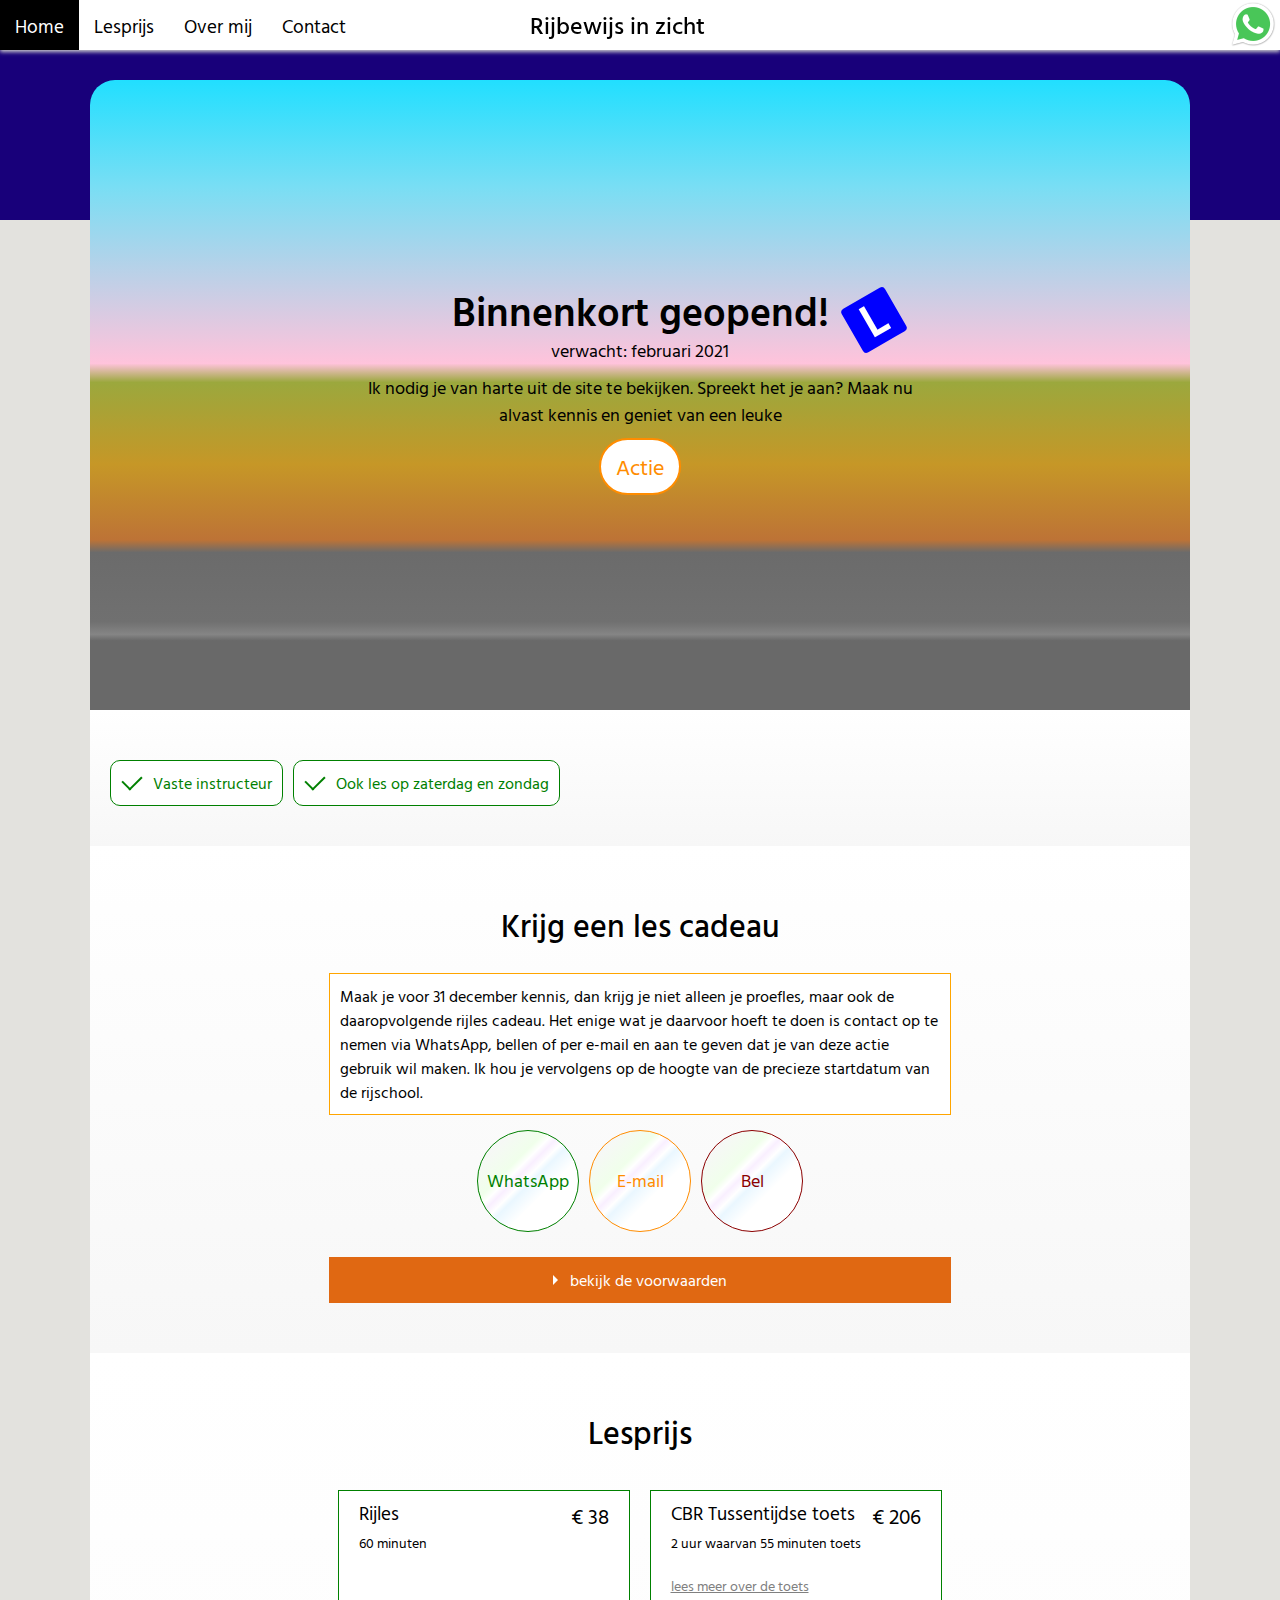
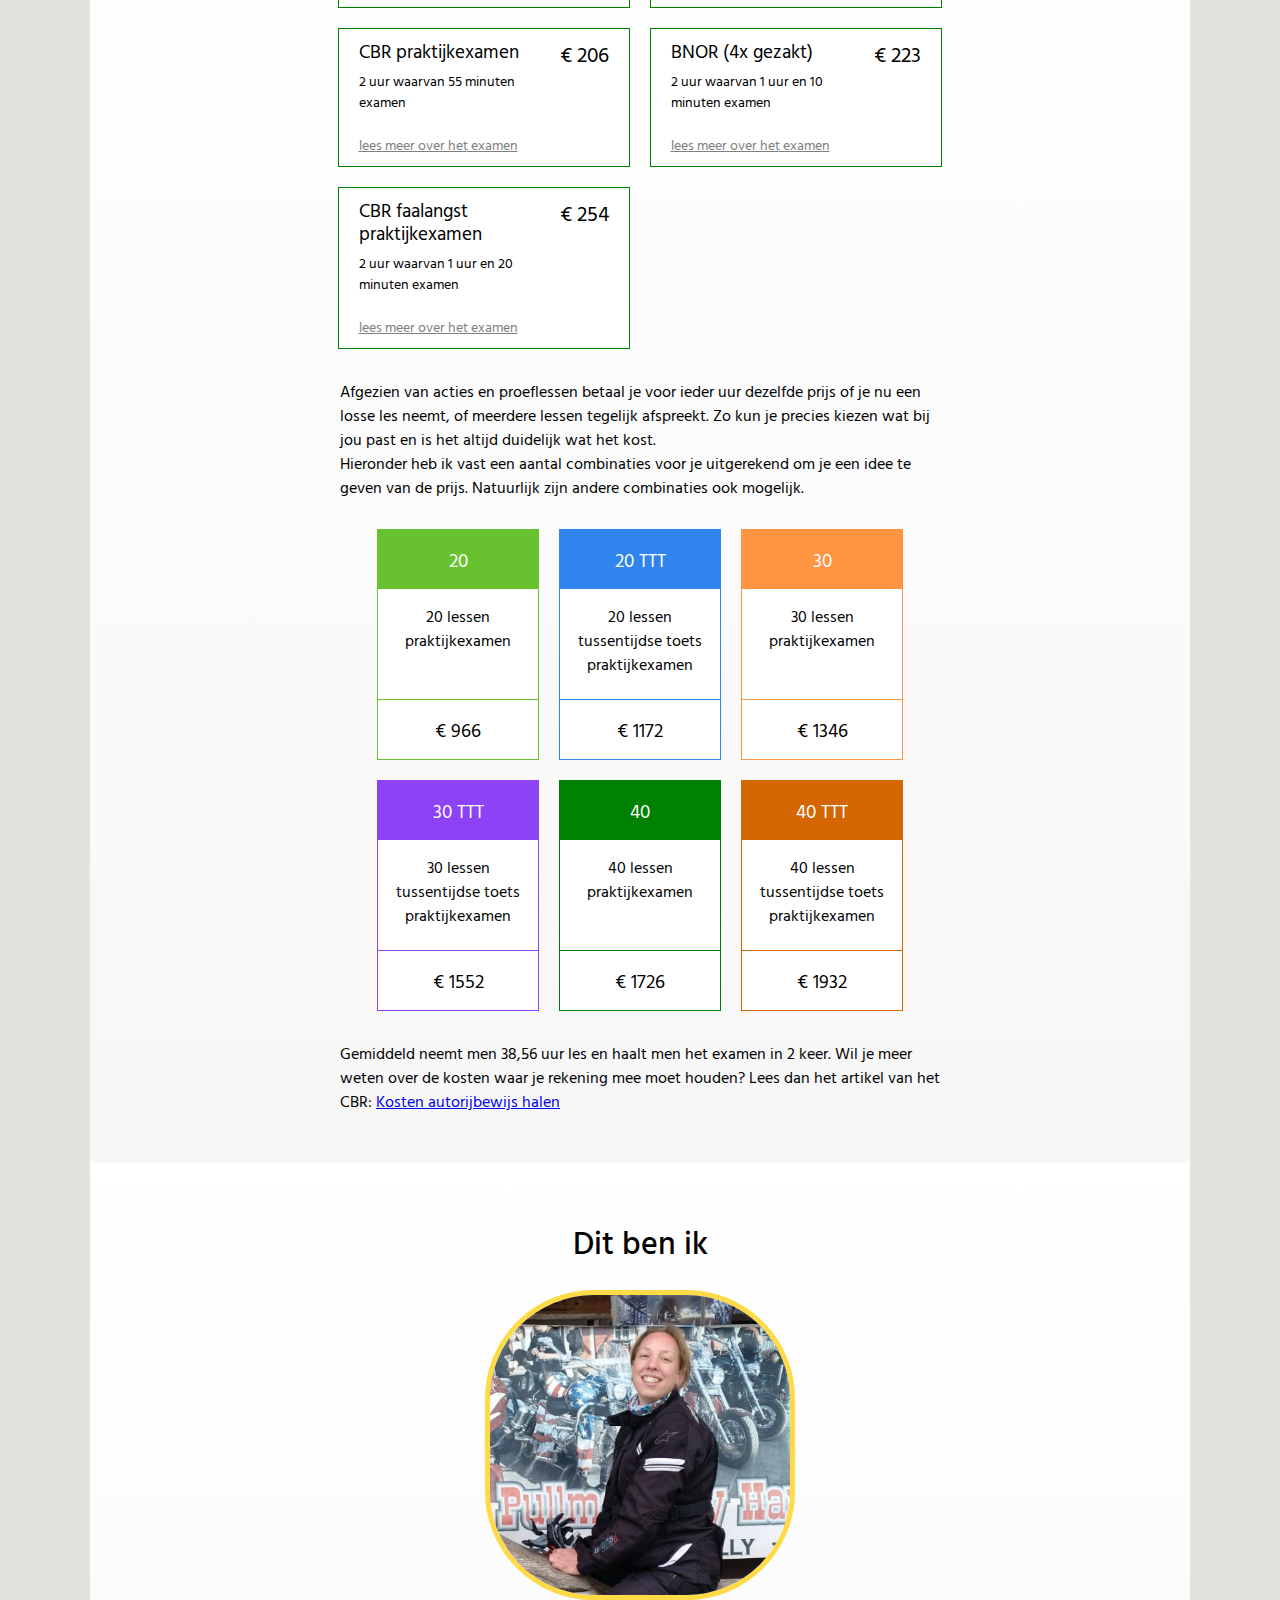
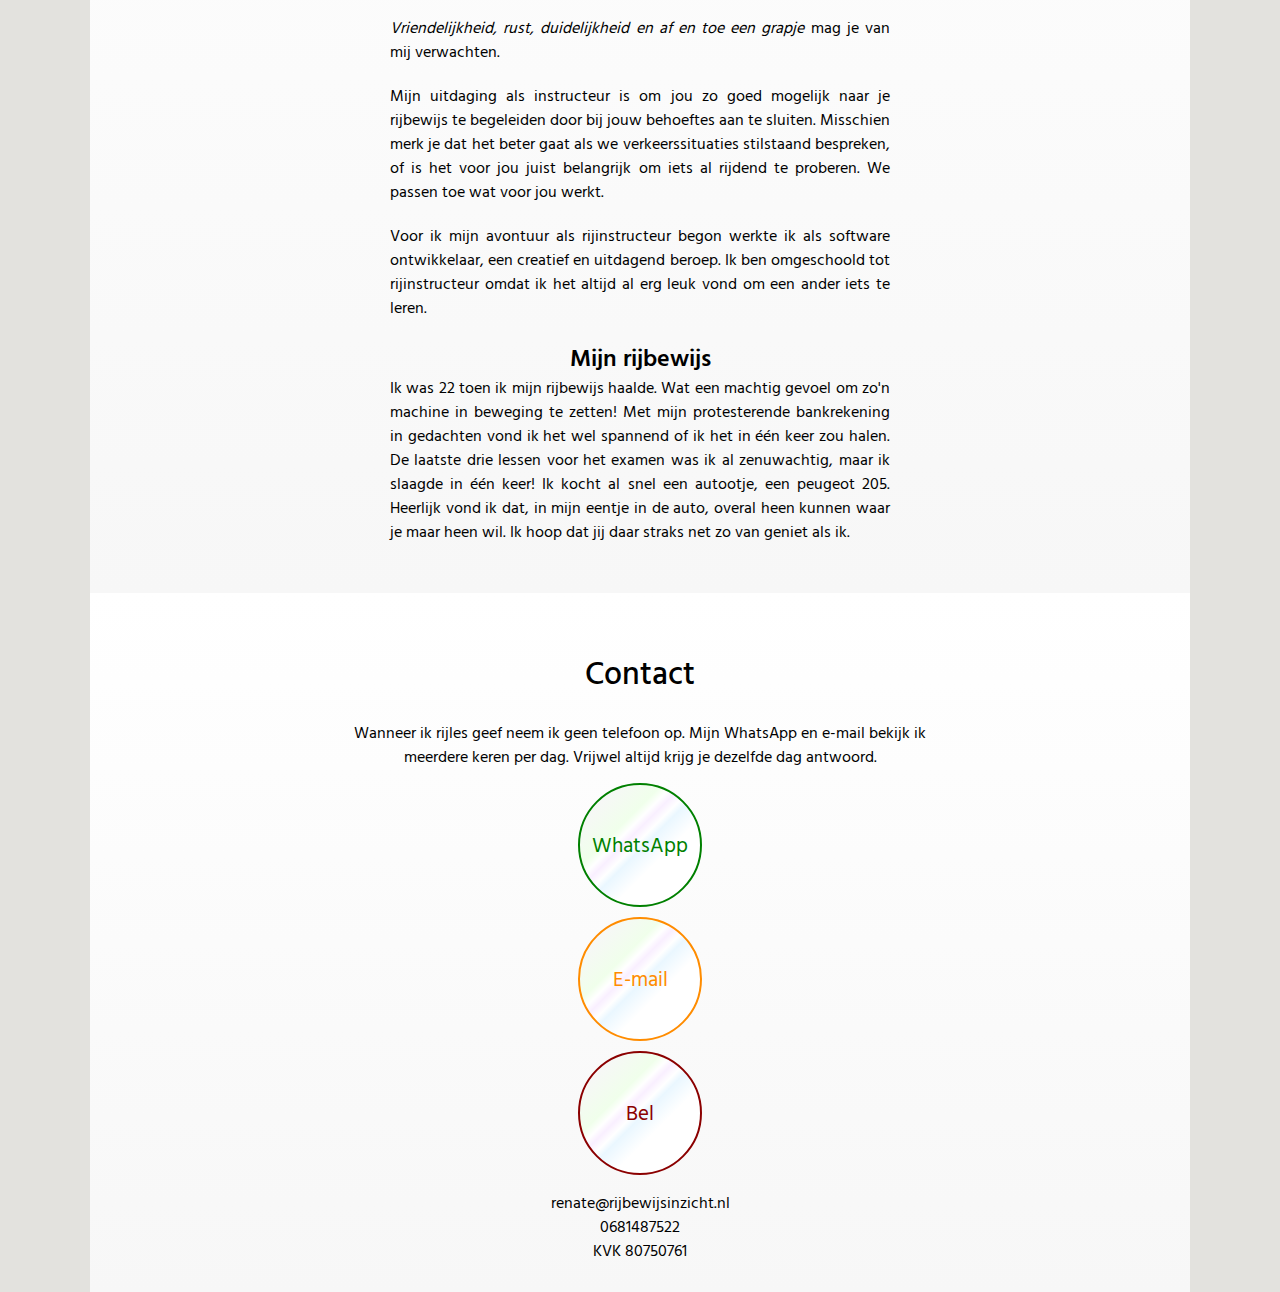
<file: index.html>
<!DOCTYPE html PUBLIC "-//W3C//DTD HTML 4.01//EN">
<html>
<head>
  <meta charset="UTF-8">
  <meta name="description" content="Rijschool Renate">
  <meta name="keywords" content="rijles, autorijles, deventer">
  <meta name="author" content="Renate Bresser">
  <meta name="viewport" content="width=device-width, initial-scale=1.0">
  <title>Rijbewijs in zicht</title>
  <link rel = "stylesheet" type = "text/css" href = "style.css" />
  <link href="https://fonts.googleapis.com/css2?family=Hind+Vadodara:wght@300;400;500;600;700&display=swap" rel="stylesheet">
  <link href="https://fonts.googleapis.com/css2?family=Cabin+Sketch&display=swap" rel="stylesheet"> 
</head>

<body>
  <header>
    <div class="navbar"><p class="navbar-text"><a href="#">Rijbewijs in zicht</a></p></div>
    <div class="navbar-extension"></div>

    <div class="contact-items">
      <a class="whatsapp-logo" href="https://wa.me/31681487522"><img src="images/whatsapp-logo.png"></a>
    </div>

    <div id="main-menu-toggle" class="menu-toggle">
      <a class="hamburger" href="#main-menu">
        <div class="hamburgerbar"></div>
        <div class="hamburgerbar"></div>
        <div class="hamburgerbar"></div>
      </a>
    </div>
  
    <nav id="main-menu" class="main-menu" aria-label="Main menu">
      <a href="#main-menu-toggle"
         id="main-menu-close"
         class="menu-close"
         aria-label="Close main menu">
        <div class="cross" aria-hidden="true">
          <div></div>
          <div></div>
        </div>
      </a>
      <ul>
        <li><a class="home" href="#">Home</a></li>
        <li><a class="blue" href="#lesprijs">Lesprijs</a></li>
        <li><a class="yellow" href="#over-mij">Over mij</a></li>
        <li><a class="orange" href="#contact">Contact</a></li>
      </ul>
    </nav>
    <a href="#main-menu-toggle"
       class="backdrop"
       tabindex="-1"
       aria-hidden="true" hidden>
    </a>
</header>

<div class="main">
  <div class="hero">
    <!--<div class="trial-lesson"><a href="https://wa.me/31681487522?text=Hallo%2C+ik+zou+graag+een+gratis+proefles+willen+boeken" class="inner" target="_blank">boek nu een gratis proefles</a></div>-->
    <div class="soon soon-header">Binnenkort geopend!</div>
    <div class="soon">verwacht: februari 2021</div>
    <div class="soon">
      Ik nodig je van harte uit de site te bekijken. Spreekt het je aan? Maak nu alvast kennis en geniet van een leuke
    </div>
    <a class="soon-link" href="#actie">Actie</a>
  </div>

  <div class="section-wrapper">
    <div class="section">
      <div class="assets">  
        <div class="asset">
          <div>
            <div class="check"></div>Vaste instructeur
          </div>
        </div>

        <div class="asset">
          <div>
            <div class="check"></div>Ook les op zaterdag en zondag
          </div>
        </div>
      </div>
    </div>
  </div>

  <div class="section-wrapper" id="actie"> 
    <div class="section">
      <h1>Krijg een les cadeau</h1>
      <p class="actie">
        Maak je voor 31 december kennis, dan krijg je niet alleen je proefles, maar ook de daaropvolgende rijles cadeau. Het enige wat je daarvoor hoeft te doen is contact op te nemen via WhatsApp, bellen of per e-mail en aan te geven dat je van deze actie gebruik wil maken. Ik hou je vervolgens op de hoogte van de precieze startdatum van de rijschool.
      </p>

      <div class="contact-buttons contact-buttons-actie">
        <a href="https://wa.me/31681487522" class="contact-button contact-button-whatsapp contact-button-actie">WhatsApp</a>
        <a href="mailto:renate@rijbewijsinzicht.nl" class="contact-button contact-button-e-mail contact-button-actie">E-mail</a>
        <a href="tel:0681487522" class="contact-button contact-button-phone contact-button-actie">Bel</a>
      </div>

      <div class="wrap-collabsible">
        <input id="collapsible" class="toggle" type="checkbox">
        <label for="collapsible" class="lbl-toggle">bekijk de voorwaarden</label>
        <div class="collapsible-content">
          <div class="content-inner">
            <ul>
              <li>1 les cadeau per persoon.</li>
              <li>De les kan niet doorgegeven worden aan iemand anders.</li>
              <li>De cadeau-les kan gebruikt worden tot en met juni 2021 op basis van beschikbaarheid.</li>
              <li>Wanneer je de ingeplande les niet binnen 24 uur afgezegt, of wanneer je niet komt opdagen vervalt de cadeau-les. Deze kan dan niet op een ander moment ingehaald worden.</li>
            </ul>
            <p>Overigens verplicht je jezelf niet om van de actie gebruik te maken wanneer je contact opneemt. Je verplicht jezelf ook niet om meerdere rijlessen af te nemen.</p>
          </div>
        </div>
      </div>
    </div>
  </div>


  <div class="section-wrapper" id="lesprijs"> 
    <div class="section">
      <h1>Lesprijs</h1>
      <div class="prices">
        <div class="item-description-price">
          <div>
            <div class="priced-item">Rijles</div>
            <div class="item-description">60 minuten</div>
          </div>
          <div class="item-price nowrap">&euro; 38</div>
        </div>
        <div class="item-description-price">
          <div>   
            <div class="priced-item">CBR Tussentijdse toets</div>
            <div class="item-description">2 uur waarvan 55 minuten toets</div>
            <a class="read-more" href="https://www.cbr.nl/nl/rijbewijs-halen/auto/praktijkexamen-auto/tussentijdse-toets-doen.htm" target="_blank">lees meer over de toets</a>
          </div>
          <div class="item-price nowrap">&euro; 206</div>
        </div>
        <div class="item-description-price">
          <div>
            <div class="priced-item">CBR praktijkexamen</div>
            <div class="item-description">2 uur waarvan 55 minuten examen</div>
            <a class="read-more" href="https://www.cbr.nl/nl/rijbewijs-halen/auto/praktijkexamen-auto/hoe-gaat-het-praktijkexamen-auto.htm" target="_blank">lees meer over het examen</a>
          </div>
          <div class="item-price nowrap">&euro; 206</div>
        </div>       
        <div class="item-description-price">
          <div>      
            <div class="priced-item">BNOR (4x gezakt)</div>
            <div class="item-description">2 uur waarvan 1 uur en 10 minuten examen</div>
            <a class="read-more" href="https://www.cbr.nl/nl/rijbewijs-halen/auto/praktijkexamen-auto/4-keer-gezakt.htm" target="_blank">lees meer over het examen</a>
          </div>
          <div class="item-price nowrap">&euro; 223</div>
        </div>
        <div class="item-description-price">
          <div>      
            <div class="priced-item">CBR faalangst praktijkexamen</div>
            <div class="item-description">2 uur waarvan 1 uur en 20 minuten examen</div>
            <a class="read-more" href="https://www.cbr.nl/nl/rijbewijs-halen/auto/praktijkexamen-auto/faalangst-rijexamen.htm" target="_blank">lees meer over het examen</a>
          </div>
          <div class="item-price nowrap">&euro; 254</div>
        </div>
      </div>

      <div class="costs-explained">
        <p>Afgezien van acties en proeflessen betaal je voor ieder uur dezelfde prijs of je nu een losse les neemt, of meerdere lessen tegelijk afspreekt. Zo kun je precies kiezen wat bij jou past en is het altijd duidelijk wat het kost.  </p>  
        <p>Hieronder heb ik vast een aantal combinaties voor je uitgerekend om je een idee te geven van de prijs. Natuurlijk zijn andere combinaties ook mogelijk.
        </p>
      </div>

      <div class="packages">

        <div class="package package-1">
          <div class="package-title">20</div>
          <ul>
            <li>20 lessen</li>
            <li>praktijkexamen</li>
          </ul>
          <div class="package-price">&euro; 966</div>
        </div>

        <div class="package package-2">
          <div class="package-title">20 TTT</div>
          <ul>
            <li>20 lessen</li>
            <li>tussentijdse toets</li>
            <li>praktijkexamen</li>
          </ul>
          <div class="package-price">&euro; 1172</div>
        </div>

        <div class="package package-3">
          <div class="package-title">30</div>
          <ul>
            <li>30 lessen</li>
            <li>praktijkexamen</li>
          </ul>
          <div class="package-price">&euro; 1346</div>
        </div>

        <div class="package package-4">
          <div class="package-title">30 TTT</div>
          <ul>
            <li>30 lessen</li>
            <li>tussentijdse toets</li>
            <li>praktijkexamen</li>
          </ul>
          <div class="package-price">&euro; 1552</div>
        </div>

        <div class="package package-5">
          <div class="package-title">40</div>
          <ul>
            <li>40 lessen</li>
            <li>praktijkexamen</li>
          </ul>
          <div class="package-price">&euro; 1726</div>
        </div>

        <div class="package package-6">
          <div class="package-title">40 TTT</div>
          <ul>
            <li>40 lessen</li>
            <li>tussentijdse toets</li>
            <li>praktijkexamen</li>
          </ul>
          <div class="package-price">&euro; 1932</div>
        </div>

      </div>

      <div class="costs-explained">
        <p>Gemiddeld neemt men 38,56 uur les en haalt men het examen in 2 keer. Wil je meer weten over de kosten waar je rekening mee moet houden? Lees dan het artikel van het CBR: <a href="https://www.cbr.nl/nl/rijbewijs-halen/auto/kosten-autorijbewijs-halen.htm" target="_blank">Kosten autorijbewijs halen</a>
        </p>
      </div>
    </div>
  </div>
 
  <div class="section-wrapper" id="over-mij">
    <div class="section">
      <h1>Dit ben ik</h1>
      <div class="about-me">
        <img class="portrait" alt="" src="images/portret.png">
        <p><em>Vriendelijkheid, rust, duidelijkheid en af en toe een grapje</em> mag je van mij verwachten.
        </p>
        <p>Mijn uitdaging als instructeur is om jou zo goed mogelijk naar je rijbewijs te begeleiden door bij jouw behoeftes aan te sluiten. Misschien merk je dat het beter gaat als we verkeerssituaties stilstaand bespreken, of is het voor jou juist belangrijk om iets al rijdend te proberen. We passen toe wat voor jou werkt.
        </p>
        <p>Voor ik mijn avontuur als rijinstructeur begon werkte ik als software ontwikkelaar, een creatief en uitdagend beroep. Ik ben omgeschoold tot rijinstructeur omdat ik het altijd al erg leuk vond om een ander iets te leren. 
        </p>
   
        <h2>Mijn rijbewijs</h2>
        <p>Ik was 22 toen ik mijn rijbewijs haalde. Wat een machtig gevoel om zo'n machine in beweging te zetten! Met mijn protesterende bankrekening in gedachten vond ik het wel spannend of ik het in &eacute;&eacute;n keer zou halen. De laatste drie lessen voor het examen was ik al zenuwachtig, maar ik slaagde in &eacute;&eacute;n keer! Ik kocht al snel een autootje, een peugeot 205. Heerlijk vond ik dat, in mijn eentje in de auto, overal heen kunnen waar je maar heen wil. Ik hoop dat jij daar straks net zo van geniet als ik.
        </p>     
      </div>
    </div>
  </div>

  <div class="section-wrapper" id="contact">
    <div class="section">
      <h1>Contact</h1>
      <p class="contact-text">Wanneer ik rijles geef neem ik geen telefoon op. Mijn WhatsApp en e-mail bekijk ik meerdere keren per dag. Vrijwel altijd krijg je dezelfde dag antwoord.</p>
      <div class="contact-buttons">
        <a href="https://wa.me/31681487522" class="contact-button contact-button-whatsapp">WhatsApp</a>
        <a href="mailto:renate@rijbewijsinzicht.nl" class="contact-button contact-button-e-mail">E-mail</a>
        <a href="tel:0681487522" class="contact-button contact-button-phone">Bel</a>
      </div>
      <p class="contact-text">renate@rijbewijsinzicht.nl</p>
      <p class="contact-text">0681487522</p>
      <p class="contact-text">KVK 80750761</p>
    </div>
  </div>

</div>
</body>
</html>
</file>
<file: style.css>
/* NAVIGATION HEADER */
.navbar {
  position: fixed;
  top: 0;
  left: 0;
  background: white;
  height: 50px;
  width: 100%;
  display: flex;
  align-items: center;
  z-index: 1;
-webkit-box-shadow: 0px 2px 4px 0px rgba(204,204,204,1);
-moz-box-shadow: 0px 2px 4px 0px rgba(204,204,204,1);
box-shadow: 0px 2px 4px 0px rgba(204,204,204,1);
}
.logo {
  margin-top: 3px;
  margin-left: -25px;
  transform: scale(0.4);
}

/* only for super large screens */
.navbar-extension {
  display: none;
}

.navbar-text {
  font-size: 1.5em;
  font-weight: 500;
  min-width: 220px;
  margin-left: 50%;
}
.navbar-text a {
  text-decoration: none;
  color: black;
}

.hamburger {
}
.hamburgerbar {
  width: 33px;
  height: 4px;
  background: #5c5c5c;
  margin: 5px 0;
  border-radius: 2px;
}
.hamburgerbar:first-child {
  margin-top: 0;
}
.hamburgerbar:last-child {
  margin-bottom: 0;
}

.cross div {
  position: absolute;
  top: 18px;
  right: 5px;
  width: 33px;
  height: 4px;
  background: white;
}
.cross div:first-child {
  transform: rotate(45deg);
}
.cross div:last-child {
  transform: rotate(-45deg);
}

.contact-items {
  position: fixed;
  display: flex;
  align-items: center;
  top: 2px;
  right: 2px;
  height: 50px;
  z-index: 1000;
}
.contact-items a {
  text-decoration: none;
}

.contact-buttons {
  display: flex;
  flex-direction: column;
  align-items: center;
  justify-content: center;
  white-space: nowrap;
  margin: 10px auto;
  max-width: 600px;
}
.contact-buttons-actie {
  flex-direction: row;
}
.contact-button {
  flex-shrink: 0;
  display: flex;
  align-items: center;
  justify-content: center;
  margin: 5px;
  padding: 10px;
  height: 100px;
  width: 100px;
  font-size: 1.3em;
  text-decoration: none;
  color: black;
  border-radius: 50%;
  border: 2px solid black;
  transition: all 0.25s ease-in-out;
  background: white;
  background: linear-gradient(135deg, rgba(247,247,247,1) 14%, rgba(240,255,235,1) 34%, rgba(255,255,255,1) 39%, rgba(249,239,255,1) 43%, rgba(255,255,255,1) 48%, rgba(234,247,255,1) 52%, rgba(255,255,255,1) 64%);
}
.contact-button-actie {
  height: 80px;
  width: 80px;
  font-size: 1.1em;
  border-width: 1px;
}
.contact-button:hover {
  transform: scale(1.1);
}
.contact-button-whatsapp {
  border-color: green;
  color: green;
}
.contact-button-e-mail {
  border-color: darkorange;
  color: darkorange;
}
.contact-button-phone {
  border-color: darkred;
  color: darkred;
}

.contact-text {
  margin-left: auto;
  margin-right: auto;
  text-align: center;
  max-width: 600px;
}

.phone {
  display: flex;
  align-items: center;
  justify-content: center;
  height: 52px;
  width: 130px;
  font-size: 1.2em;
  color: white;
  background: green;
  border-left: 1px solid white;
}
.phone:first-child {
  border-top-left-radius: 8px;
  border-bottom-left-radius: 8px;
}
.phone:last-child {
  border-top-right-radius: 8px;
  border-bottom-right-radius: 8px;
}
.pointy-thingy {
  width: 110px;
}
.pointy-thingy:after {
  content: '';
  position: absolute;
  left: 0;
  top: 50%;
  width: 0;
  height: 0;
  border: 8px solid transparent;
  border-right-color: green;
  border-left: 0;
  margin-top: -8px;
  margin-left: -6px;
}

.menu-toggle {
  position: fixed;
  top: 14px;
  left: 14px;
  z-index: 2;
}

.hamburgerlogo {
  width: 110px;
  margin-top: -12px;
}

/*
 Default styles + Mobile first
 Offscreen menu style
*/
.main-menu {
  background: white;
  position: fixed;
  left: -120px;
  top: 0;
  overflow-x: visible;
  transition: left 0.3s ease, box-shadow 0.3s ease;
  z-index: 999;
}

.main-menu ul {
  list-style: none;
  margin: 0;
  padding: 2.5em 0 0;
  min-height: 100%;
  width: 120px;
  background: black;
}

.main-menu a {
  display: block;
  padding: .75em 15px;
  font-size: 1.2em;
  color: #fff;
  text-decoration: none;
  border-bottom: 1px solid white;
  border-right: 1px solid white;
}

.main-menu li:first-child a {
  border-top: 1px solid white;
}

.main-menu a:hover,
.main-menu a:focus {
  text-decoration: none;
}

.main-menu .menu-close {
  position: absolute;
  right: 0;
  top: 0;
  border: none;
}

/*
 On small devices, allow it to toggle...
*/
/*
 :target for non-JavaScript
 [aria-expanded] will be used if/when JavaScript is added to improve interaction, though it's completely optional.
*/
.main-menu:target,
.main-menu[aria-expanded="true"] {
  display: block;
  left: 0;
  outline: none;
  -moz-box-shadow: 3px 0 12px rgba(0,0,0,.25);
  -webkit-box-shadow: 3px 0 12px rgba(0,0,0,.25);
  box-shadow: 3px 0 12px rgba(0,0,0,.25);
}

.main-menu:target .menu-close,
.main-menu[aria-expanded="true"] .menu-close {
  z-index: 1001;
}

.main-menu:target ul,
.main-menu[aria-expanded="true"] ul {
  position: relative;
  z-index: 1000;
}

/* 
 We could us `.main-menu:target:after`, but
 it wouldn't be clickable.
*/
.main-menu:target + .backdrop,
.main-menu[aria-expanded="true"] + .backdrop {
  position: relative;
  display: block;  
  left: 0;
  top: 0;
  width: 100%;
  height: 100%;
  z-index: 998;
  cursor: default;
}

@supports (position: fixed) {
  .main-menu,
  .main-menu:target + .backdrop,
  .main-menu[aria-expanded="true"] + .backdrop {
    position: fixed;
  }
}

/*
 Larger screen styling
 Horizontal menu
*/
@media screen and (min-width: 768px) {
  .menu-toggle,
  .main-menu .menu-close {
    display: none;
  }
  
  /* Undo positioning of off-canvas menu */
  .main-menu {
    position: fixed;
    left: 0;
    top: 0;
    display: block;
  }
  
  .main-menu ul {
    display: flex;
    align-items: center;
    /* Undo off-canvas styling */
    padding: 0;
    height: 50px;
    width: auto;
    overflow-y: hidden;
    background: none;
  }
  
  .main-menu a {
    color: black;
    border: 0 !important; /* Remove borders from off-canvas styling */
  }
  
  .main-menu a:hover {
    color: white;
  }
} 
/** END NAVIGATION HEADER **/




body {
  font-family: 'Hind Vadodara', sans-serif;
  padding: 0;
  margin: 0;
  background: #e3e2de;
}

div {
  padding: 0px;
  margin: 0px;
}

h1 {
  text-align: center;
  padding: 4px 20px 0;
  font-weight: 500;
  color: black;
  height: 50px;
}

h2 {
  margin: 30px 20px 0px;
  font-weight: 600;
}

p {
  margin: 0 20px;
}
 
.hide-on-small-screens {
  display: block;
}

.home:hover { background: black; }
.yellow:hover { background: #ffd942; }
.green:hover { background: #68c230; }
.blue:hover { background: #2f85ed; }
.orange:hover { background: #ff9442; }

.main {
  margin-top: 50px;
  max-width: 1100px;
  margin-left: auto;
  margin-right: auto;
}

.section-wrapper {
  margin-left: auto;
  margin-right: auto;
  padding-bottom: 30px;
  padding-top: 30px;
  background: #f7f7f7;
  background: rgb(247,247,247);
  background: linear-gradient(0deg, rgba(247,247,247,1) 0%, rgba(255,255,255,1) 100%);
}

.section {
  margin: 0 15px 0 15px;
  padding: 0px;
}

.hero {
  display: flex;
  align-items: center;
  justify-content: center;
  flex-direction: column;
  margin: 0;
  padding: 0;
  width: 100%;
  color: white;
  background: purple;


  background-image: url("images/hero.png");
  background-repeat: no-repeat;
  background-size: cover;
  height: 70vh;
  background: white;
  background: linear-gradient(0deg, rgba(105,105,105,1) 0%, rgba(105,105,105,1) 11%, rgba(133,133,133,1) 12%, rgba(133,133,133,1) 12%, rgba(112,112,112,1) 14%, rgba(107,107,107,1) 25%, rgba(189,115,54,1) 27%, rgba(198,151,39,1) 39%, rgba(155,168,61,1) 52%, rgba(255,195,219,1) 55%, rgba(121,222,244,1) 83%, rgba(33,223,255,1) 100%);
  color: black;
}
.soon {
  max-width: 50%;
  text-align: center;
  margin-bottom: 10px;
  font-size: 1.1em;
}
.soon-header {
  font-size: 2.5em;
  font-weight: 600;
  line-height: 0.8em;
}
.soon-header:after {
  content: "L";
  position: absolute;
  margin-left: 20px;
  color: white;
  font-size: 1.2em;
  background: blue;
  border-radius: 4px;
  width: 50px;
  height: 50px;
  text-align: center;
  line-height: 45px;
  transform: rotate(-30deg);
}
.soon-link {
  text-decoration: none;
  background: transparent;
  border: 2px solid white;
  color: white;
  font-size: 1.4em;
  padding: 10px 15px;
  border-radius: 100px;
  color: darkorange;
  background: white;
  border: 2px solid darkorange;
}
.soon-link:hover {
  transform: scale(1.1);
}

.actie {
  border: 1px solid orange;
  margin-left: auto;
  margin-right: auto;
  background: white;
  padding: 10px;
  max-width: 600px;
}
.actie-voorwaarden {
  margin-left: auto;
  margin-right: auto;
  background: white;
  padding: 10px;
  max-width: 600px;
}

input[type='checkbox'] { 
  display: none; 
} 
.wrap-collabsible { 
  margin: 20px 0;
  max-width: 620px;
  margin-left: auto;
  margin-right: auto;
  border: 1px solid #e06812;
} 
.lbl-toggle { 
  display: block;
  text-align: center; 
  background: #e06812;
  color: white;
  transition: all 0.25s ease-out;
  padding: 10px;
}  
.lbl-toggle::before { 
  content: ' '; 
  display: inline-block; 
  border-top: 5px solid transparent; 
  border-bottom: 5px solid transparent; 
  border-left: 5px solid currentColor; 
  vertical-align: middle; 
  margin-right: .7rem; 
  transform: translateY(-2px); 
  transition: transform .2s ease-out; 
} 
.toggle:checked+.lbl-toggle::before { 
  transform: rotate(90deg) translateX(-3px); 
} 
.collapsible-content { 
  max-height: 0px; 
  overflow: hidden;
  background: white;
  transition: max-height .25s ease-in-out; 
} 
.toggle:checked + .lbl-toggle + .collapsible-content { 
  max-height: 10000px; 
} 
.toggle:checked+.lbl-toggle { 
  border-bottom-right-radius: 0; 
  border-bottom-left-radius: 0; 
} 
.collapsible-content .content-inner { 
  padding: 20px 10px;
}
.collapsible-content .content-inner ul li { 
  padding: 0 0 5px 0;
}
.collapsible-content .content-inner ul {
  list-style: none; /* Remove default bullets */
  margin: 0;
  padding: 10px 10px 10px 20px;
}

.collapsible-content .content-inner ul li::before {
  content: "\2022";  /* Add content: \2022 is the CSS Code/unicode for a bullet */
  color: #e06812; /* Change the color */
  font-weight: bold; /* If you want it to be bold */
  display: inline-block; /* Needed to add space between the bullet and the text */
  width: 1em; /* Also needed for space (tweak if needed) */
  margin-left: -1em; /* Also needed for space (tweak if needed) */
}

.selling-points {
  display: flex;
  align-items: center;
  background-color: #212121;
  font-size: 1.2em;
  width: 25%;
}
.trial-lesson {
  margin: 20px auto;
  color: white;
}
.trial-lesson .inner {
  display: flex;
  align-items: center;
  padding: 20px;
  width: 150px;
  height: 150px;
  border: 2px solid white;
  border-radius: 50%;
  flex-shrink: 0;
  flex-grow: 0;
  text-align: center;
  background: green;
  color: white;
  text-decoration: none;
}

.assets {
  margin-top: 20px;
  display: flex;
  flex-wrap: wrap;
  color: green;
}

.assets .asset {
  display: flex;
  justify-content: center;
  align-items: center;
  margin: 0 5px 10px 5px;
  padding: 10px;
  max-width: 80vw;
  border: 1px solid green;
  border-radius: 10px;
  flex-shrink: 0;
  flex-grow: 0;
  text-align: center;
  background: white;
}
.check {
  display: inline-block;
  transform: rotate(45deg);
  height: 16px;
  width: 10px;
  margin: 0 15px 0 5px;
  border-bottom: 2px solid green;
  border-right: 2px solid green;
}

.prices {
  display: flex;
  justify-content: flex-start;
  flex-wrap: wrap;
  max-width: 625px;
  margin: 0 auto;
}
.item-description-price {
  display: flex;
  padding: 10px 20px;
  margin: 10px 10px;
  border: 1px solid green;
  width: 250px;
  background: white;
}
.read-more {
  font-size: 0.9em;
  color: gray;
}
.priced-item {
  font-size: 1.2em;
  line-height: 1.2em;
  margin-bottom: 8px;
}
.item-price {
  font-size: 1.3em;
  margin-right: 0;
  margin-left: auto;
}
.item-description {
  font-size: 0.9em;
  margin-bottom: 20px;
}

.packages {
  margin-left: auto;
  margin-right: auto;
  display: flex;
  justify-content: center;
  flex-wrap: wrap;
  max-width: 700px;
}
.package {
  text-align: center;
  display: inline-block;
  border: 1px solid green;
  margin: 10px;
  width: 160px;
}
.package-title {
  color: white;
  font-size: 1.2em;
  padding: 15px;
}
.package-price {
  padding: 15px;
  font-size: 1.2em;
  background: white;
}
.package ul {
  list-style-type: none;
  margin: 0;
  padding: 15px;
  height: 80px;
  background: white;
  border-bottom: 1px solid;
  border-color: inherit;
}

.package-1 { border-color: #68c230; background: #68c230; }
.package-2 { border-color: #2f85ed; background: #2f85ed; }
.package-3 { border-color: #ff9442; background: #ff9442; }
.package-4 { border-color: #8d42f5; background: #8d42f5; }
.package-5 { border-color: green; background: green; }
.package-6 { border-color: #d46702; background: #d46702; }

.about-me {
  display: flex;
  align-items: center;
  flex-direction: column;
}

.about-me p {
  max-width: 500px;
  margin-bottom: 20px;
  text-align: justify;
}

.about-me .multiple-p p:first-child {
  margin-top: 0;
}

.about-me h2 {
  margin-top: 0;
  text-align: center;
}

.portrait {
  border-radius: 35%;
  height: 300px;
  width: 300px;
  margin-bottom: 15px;
  flex-shrink: 0;
  border: 5px solid #ffda47;
}

/*...*/
.column {
  display: flex;
  align-items: center;
  flex-wrap: wrap;
}

.align-top {
  align-items: flex-start;
}

.nowrap {
  white-space: nowrap;
}

.costs-explained {
  max-width: 640px;
  margin: 20px auto;
}

@media screen and (min-width: 768px) {
  .hide-on-large-screen { display: none; }
}

/* small screen */
@media screen and (max-width: 768px) {
  .hide-on-small-screen { display: none; }
}

/* small screen */
@media screen and (max-width: 768px) {
  .selling-points {
    width: 100%;
  }
  
  .selling-points .trial-lesson {
    margin: 5px auto;
  }

  .selling-points .trial-lesson .inner {
    white-space: nowrap;
    height: 20px;
    border-radius: 40px;
    width: auto;
  }
  
  .navbar-text {
    margin-left: auto;
    margin-right: auto;
  }

  .prices {
    justify-content: center;
  }
}

/* super large screens */
@media screen and (min-width: 1100px) {
  .main {
    margin-top: 80px;
    padding: 0 30px;
  }
  .selling-points {
    border-top-right-radius: 20px;
  }
  .navbar-extension {
    display: block;
    position: fixed;
    top: 0;
    left: 0;
    background: #18007a;
    height: 220px;
    width: 100%;
    z-index: -1;
  }
  .hero {
    border-radius: 25px 25px 0 0;
  }
  .navbar-text {
    margin-left: auto;
    margin-right: auto;
  }
}
</file>
